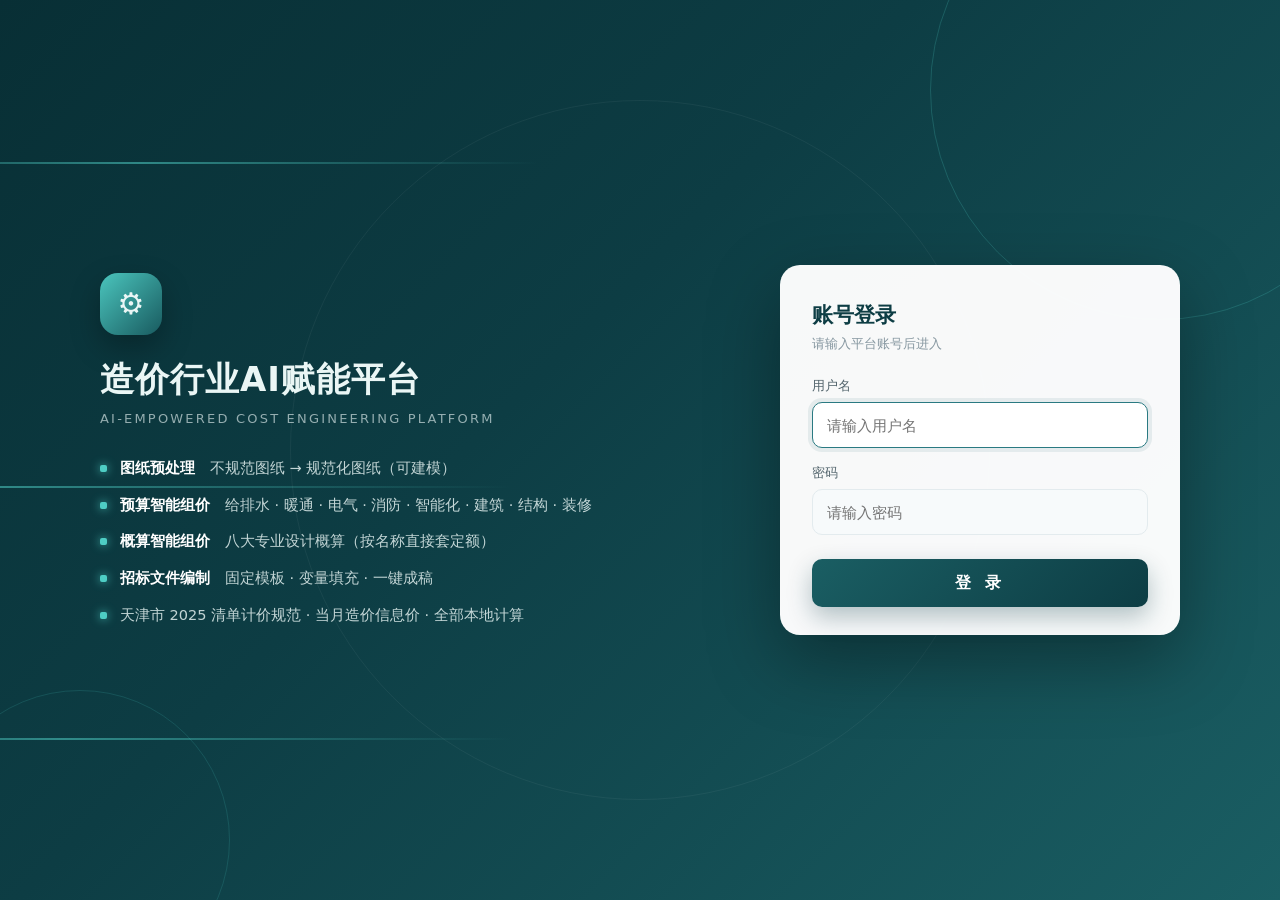
<file: index.html>
<!DOCTYPE html>
<html lang="zh-CN">
<head>
<meta charset="UTF-8">
<meta name="viewport" content="width=device-width, initial-scale=1.0">
<title>造价行业AI赋能平台</title>
<meta name="description" content="造价行业AI赋能平台：图纸预处理（不规范图纸规范化）、预算智能组价（给排水/暖通/电气/消防/智能化/建筑/结构/装修）、概算智能组价（按项目名称直接套定额）、价格数据库、招标文件智能编制，天津2025清单计价规范，全部本地计算。">
<link rel="stylesheet" href="style.css">
</head>
<body>

<!-- ============ 登录页 ============ -->
<div class="login-page" id="loginPage">
    <div class="login-deco" aria-hidden="true">
        <span class="deco-line l1"></span>
        <span class="deco-line l2"></span>
        <span class="deco-line l3"></span>
        <span class="deco-circle c1"></span>
        <span class="deco-circle c2"></span>
        <span class="deco-circle c3"></span>
    </div>

    <div class="login-wrap">
        <div class="login-brand">
            <div class="brand-icon">⚙️</div>
            <h1>造价行业AI赋能平台</h1>
            <p class="brand-sub">AI-Empowered Cost Engineering Platform</p>
            <ul class="brand-points">
                <li><b>图纸预处理</b>　不规范图纸 → 规范化图纸（可建模）</li>
                <li><b>预算智能组价</b>　给排水 · 暖通 · 电气 · 消防 · 智能化 · 建筑 · 结构 · 装修</li>
                <li><b>概算智能组价</b>　八大专业设计概算（按名称直接套定额）</li>
                <li><b>招标文件编制</b>　固定模板 · 变量填充 · 一键成稿</li>
                <li>天津市 2025 清单计价规范 · 当月造价信息价 · 全部本地计算</li>
            </ul>
        </div>

        <div class="login-card">
            <h2>账号登录</h2>
            <p class="login-tip">请输入平台账号后进入</p>
            <form id="loginForm" autocomplete="off">
                <label class="field">
                    <span>用户名</span>
                    <input type="text" id="username" placeholder="请输入用户名" autocomplete="username" required>
                </label>
                <label class="field">
                    <span>密码</span>
                    <input type="password" id="password" placeholder="请输入密码" autocomplete="current-password" required>
                </label>
                <button type="submit" class="login-btn">登 录</button>
                <div class="login-error" id="loginError"></div>
            </form>
        </div>
    </div>
</div>

<!-- ============ 主界面 ============ -->
<div class="app" id="mainPage" hidden>
    <header class="topbar">
        <div class="topbar-brand">
            <span class="topbar-icon">⚙️</span>
            <div>
                <h1>造价行业AI赋能平台</h1>
                <p>AI-Empowered Cost Engineering Platform</p>
            </div>
        </div>
        <div class="topbar-right">
            <span class="user-chip">👤 <b id="currentUser">管理员</b></span>
            <button class="logout-btn" id="logoutBtn" type="button">退出登录</button>
        </div>
    </header>

    <nav class="tabs" id="tabs">
        <button class="tab" data-board="prep" type="button">
            <span class="tab-icon">🧭</span>
            <span class="tab-text"><b>图纸预处理</b><em>不规范图纸 · 规范化输出</em></span>
        </button>
        <button class="tab active" data-board="budget" type="button">
            <span class="tab-icon">📐</span>
            <span class="tab-text"><b>预算智能组价</b><em>施工图预算 · 清单组价</em></span>
        </button>
        <button class="tab" data-board="estimate" type="button">
            <span class="tab-icon">📊</span>
            <span class="tab-text"><b>概算智能组价</b><em>设计概算 · 直接套定额</em></span>
        </button>
        <button class="tab" data-board="price" type="button">
            <span class="tab-icon">🗄️</span>
            <span class="tab-text"><b>价格数据库</b><em>询价单入库 · 关键词调用</em></span>
        </button>
        <button class="tab" data-board="doc" type="button">
            <span class="tab-icon">📄</span>
            <span class="tab-text"><b>招标文件编制</b><em>固定模板 · 一键成稿</em></span>
        </button>
    </nav>

    <main class="boards">
        <section class="board" id="board-prep">
            <div class="board-head">
                <div class="board-title">
                    <h2>图纸预处理</h2>
                    <p>面向建模与算量前的图纸整理：把不规范的施工图（图层混乱、图框不统一、轴网与标注随意、命名无规则）识别并整理为统一标准的规范化图纸，输出可直接导入建模软件的 DWG，减少翻模返工。</p>
                </div>
                <div class="board-stat" id="stat-prep"></div>
            </div>
            <div class="grid" id="grid-prep"></div>
        </section>

        <section class="board active" id="board-budget">
            <div class="board-head">
                <div class="board-title">
                    <h2>预算智能组价</h2>
                    <p>面向施工图预算与工程量清单编制，导入清单后自动套用定额子目、计取主材价，支持广联达 / 建经双格式导出。</p>
                </div>
                <div class="board-stat" id="stat-budget"></div>
            </div>
            <div class="grid" id="grid-budget"></div>
        </section>

        <section class="board" id="board-estimate">
            <div class="board-head">
                <div class="board-title">
                    <h2>概算智能组价</h2>
                    <p>面向设计概算编制：按项目名称直接套用定额与主材，不套清单编码、不生成项目特征；主材价优先天津市信息价、缺项按市场价；广联达导出为纯定额行，建经导出不含清单编码列与项目特征列。</p>
                </div>
                <div class="board-stat" id="stat-estimate"></div>
            </div>
            <div class="grid" id="grid-estimate"></div>
        </section>

        <section class="board" id="board-price">
            <div class="board-head">
                <div class="board-title">
                    <h2>价格数据库</h2>
                    <p>汇总各专业询价单，形成企业自有价格库：上传 Excel（A 序号 · B 品牌 · C 项目名称 · D 单价 · F 报价时间）并选择专业与品类即可入库；组价时按「信息价 → 数据库价 → 市场价」优先级取价，采用数据库价时标注品牌来源。</p>
                </div>
                <div class="board-stat" id="stat-price"></div>
            </div>
            <div class="grid" id="grid-price"></div>
        </section>

        <section class="board" id="board-doc">
            <div class="board-head">
                <div class="board-title">
                    <h2>招标文件智能编制</h2>
                    <p>以公司固定招标文件模板为底稿，一次录入项目信息与设计条件，自动生成完整招标文件；17 张表格、页眉页脚、分节与图片格式原样保留。</p>
                </div>
                <div class="board-stat" id="stat-doc"></div>
            </div>
            <div class="grid" id="grid-doc"></div>
        </section>
    </main>

    <footer class="foot">
        <p class="foot-note">价格依据：天津市当月造价信息 + 合理市场价格标准　·　清单定额：天津市 2025 清单计价规范　·　全部本地计算，不上传工程数据</p>
        <p class="foot-copy">造价行业AI赋能平台　v2026.11.27　2026-11-27<br><span style="font-size:12px;color:#8a9ba1">© 2026 李冠亚　保留所有权利｜唯一官方入口：<a href="https://liguanya.github.io/jidian-list-system/" target="_blank" rel="noopener" style="color:#2e8b8b;text-decoration:none">liguanya.github.io/jidian-list-system</a>｜本平台代码、规则与价格数据为原创成果，未经许可不得复制、镜像或二次分发</span></p>
    </footer>
</div>

<div class="frame-layer" id="frameLayer">
    <div class="frame-bar">
        <button class="frame-back" id="frameBack" type="button">← 返回平台</button>
        <span class="frame-name" id="frameName"></span>
        <a class="frame-open" id="frameOpen" href="#" target="_blank" rel="noopener">在新窗口打开 ↗</a>
    </div>
    <iframe id="frameBody" title="专业组价系统"></iframe>
</div>

<div class="toast" id="toast"></div>

<script src="app.js?v=20261127"></script>
</body>
</html>
</file>
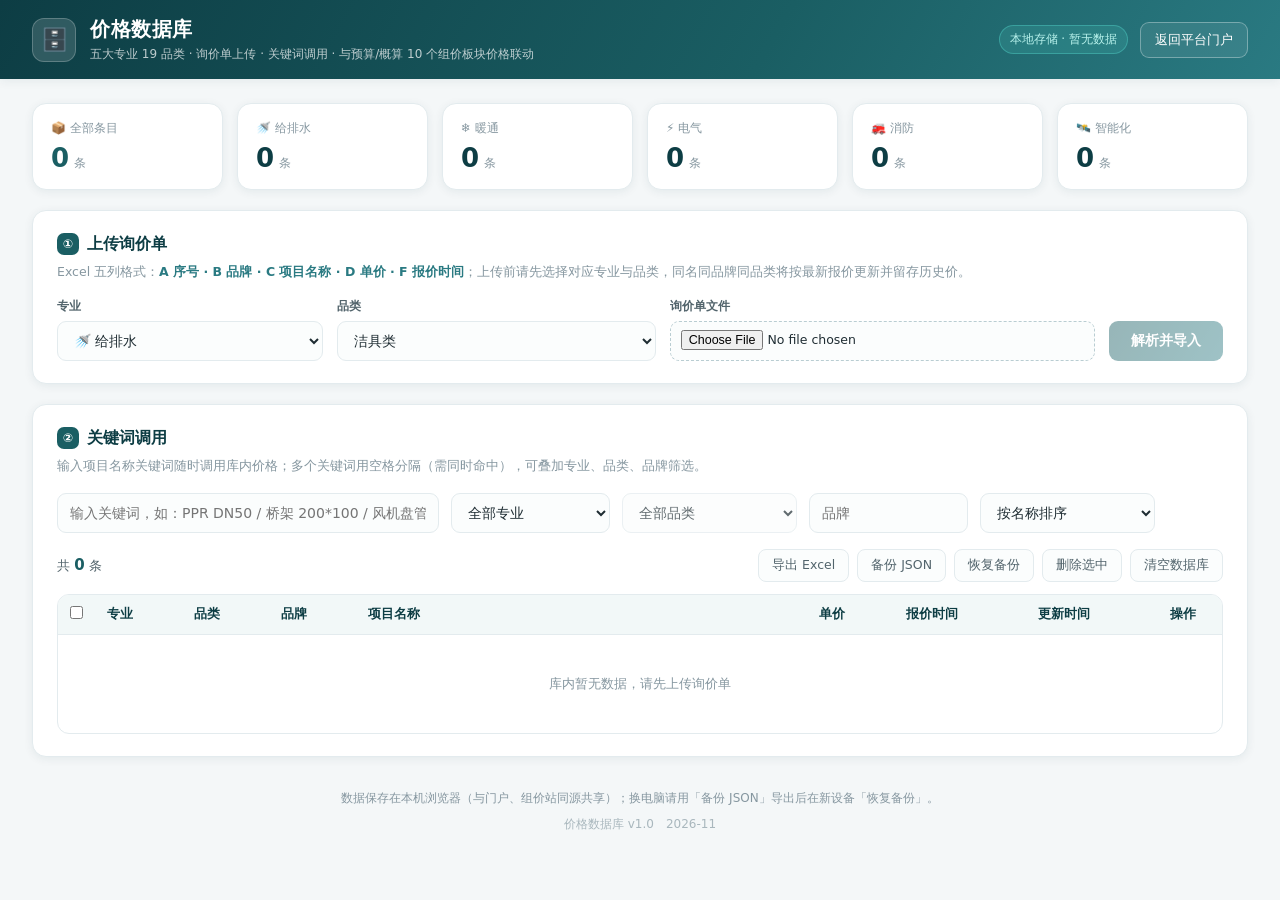
<file: price-db/index.html>
<!DOCTYPE html>
<html lang="zh-CN">
<head>
<meta charset="UTF-8">
<meta name="viewport" content="width=device-width, initial-scale=1.0">
<title>价格数据库 · 造价行业AI赋能平台</title>
<meta name="description" content="造价行业AI赋能平台价格数据库：五大专业19品类询价单上传、关键词调用，与预算/概算十大组价板块价格联动。">
<link rel="stylesheet" href="css/style.css">
</head>
<body>

<header class="topbar">
    <div class="brand">
        <div class="logo">🗄️</div>
        <div class="brand-text">
            <h1>价格数据库</h1>
            <p>五大专业 19 品类 · 询价单上传 · 关键词调用 · 与预算/概算 10 个组价板块价格联动</p>
        </div>
    </div>
    <div class="top-actions">
        <span class="store-tip" id="storeTip">本地存储</span>
        <a class="btn-ghost" href="https://liguanya.github.io/jidian-list-system/" target="_blank" rel="noopener">返回平台门户</a>
    </div>
</header>

<main class="wrap">

    <!-- 概览 -->
    <section class="stats" id="stats"></section>

    <!-- 上传 -->
    <section class="card">
        <div class="card-head">
            <h2><span class="idx">①</span>上传询价单</h2>
            <p>Excel 五列格式：<b>A 序号 · B 品牌 · C 项目名称 · D 单价 · F 报价时间</b>；上传前请先选择对应专业与品类，同名同品牌同品类将按最新报价更新并留存历史价。</p>
        </div>
        <div class="upload-grid">
            <label class="field">
                <span>专业</span>
                <select id="upProf"></select>
            </label>
            <label class="field">
                <span>品类</span>
                <select id="upCat"></select>
            </label>
            <label class="field file-field">
                <span>询价单文件</span>
                <input type="file" id="upFile" accept=".xlsx,.xls,.csv">
            </label>
            <button class="btn-primary" id="upBtn" disabled>解析并导入</button>
        </div>
        <div class="msg" id="upMsg"></div>
        <div class="preview" id="upPreview"></div>
    </section>

    <!-- 查询 -->
    <section class="card">
        <div class="card-head">
            <h2><span class="idx">②</span>关键词调用</h2>
            <p>输入项目名称关键词随时调用库内价格；多个关键词用空格分隔（需同时命中），可叠加专业、品类、品牌筛选。</p>
        </div>
        <div class="search-row">
            <input type="text" id="q" placeholder="输入关键词，如：PPR DN50 / 桥架 200*100 / 风机盘管 / 配电箱">
            <select id="fProf"></select>
            <select id="fCat"></select>
            <input type="text" id="fBrand" placeholder="品牌">
            <select id="sort">
                <option value="name">按名称排序</option>
                <option value="price">按单价升序</option>
                <option value="date">按报价时间</option>
            </select>
            <button class="btn-ghost" id="resetBtn">重置</button>
        </div>

        <div class="toolbar">
            <span class="count" id="count">共 0 条</span>
            <div class="tools">
                <button class="btn-line" id="exportXlsx">导出 Excel</button>
                <button class="btn-line" id="exportJson">备份 JSON</button>
                <button class="btn-line" id="importJson">恢复备份</button>
                <button class="btn-line danger" id="delSel">删除选中</button>
                <button class="btn-line danger" id="clearAll">清空数据库</button>
            </div>
        </div>

        <div class="table-wrap">
            <table id="list">
                <thead>
                    <tr>
                        <th class="col-ck"><input type="checkbox" id="ckAll"></th>
                        <th>专业</th>
                        <th>品类</th>
                        <th>品牌</th>
                        <th class="col-name">项目名称</th>
                        <th class="num">单价</th>
                        <th>报价时间</th>
                        <th>更新时间</th>
                        <th class="col-op">操作</th>
                    </tr>
                </thead>
                <tbody id="tbody"></tbody>
            </table>
            <div class="empty" id="empty">库内暂无数据，请先上传询价单</div>
        </div>
    </section>

    <footer class="foot">
        <p>数据保存在本机浏览器（与门户、组价站同源共享）；换电脑请用「备份 JSON」导出后在新设备「恢复备份」。</p>
        <p class="foot-ver">价格数据库 v1.0　2026-11</p>
    </footer>
</main>

<input type="file" id="jsonFile" accept=".json" hidden>

<script src="js/db.js?v=20261113d"></script>
<script src="js/app.js?v=20261113d"></script>
<script src="js/xlsx.full.min.js"></script>
</body>
</html>
</file>
<file: style.css>
/* ===================== 基础变量 ===================== */
:root {
    --primary: #1a5e63;
    --primary-dark: #0d3d44;
    --primary-light: #2a7a82;
    --accent: #4ecdc4;
    --ink: #1f2d33;
    --ink-2: #52646c;
    --ink-3: #8697a0;
    --line: #e3ebee;
    --bg: #f4f7f8;
    --white: #fff;
    --ok: #2e9e6b;
    --warn: #d98829;
    --shadow-sm: 0 2px 10px rgba(13, 61, 68, .07);
    --shadow: 0 8px 26px rgba(13, 61, 68, .10);
    --shadow-lg: 0 18px 46px rgba(13, 61, 68, .16);
    --radius: 14px;
    --radius-lg: 20px;
    --tr: all .25s cubic-bezier(.4, 0, .2, 1);
}

* { margin: 0; padding: 0; box-sizing: border-box; }

body {
    font-family: 'PingFang SC', 'Microsoft YaHei', 'Segoe UI', system-ui, sans-serif;
    background: var(--bg);
    color: var(--ink);
    min-height: 100vh;
    -webkit-font-smoothing: antialiased;
}

button { font-family: inherit; cursor: pointer; border: none; background: none; }
a { color: inherit; text-decoration: none; }
ul { list-style: none; }

/* ===================== 登录页 ===================== */
.login-page {
    position: fixed;
    inset: 0;
    display: flex;
    align-items: center;
    justify-content: center;
    padding: 32px 24px;
    background: linear-gradient(135deg, #082f35 0%, #0d3d44 42%, #1a5e63 100%);
    overflow: auto;
    z-index: 50;
}
.login-page.hide { display: none; }

/* 背景装饰 */
.login-deco { position: absolute; inset: 0; overflow: hidden; pointer-events: none; }
.deco-line {
    position: absolute;
    background: linear-gradient(90deg, transparent, rgba(78, 205, 196, .55), transparent);
    height: 2px;
    width: 62%;
    animation: flow 9s linear infinite;
}
.deco-line.l1 { top: 18%; left: -20%; animation-delay: 0s; }
.deco-line.l2 { top: 54%; left: -40%; width: 80%; animation-delay: 2.4s; }
.deco-line.l3 { top: 82%; left: -30%; width: 70%; animation-delay: 4.8s; }
@keyframes flow {
    0%   { transform: translateX(0); opacity: 0; }
    12%  { opacity: .9; }
    88%  { opacity: .9; }
    100% { transform: translateX(120%); opacity: 0; }
}
.deco-circle {
    position: absolute;
    border-radius: 50%;
    border: 1px solid rgba(78, 205, 196, .22);
}
.deco-circle.c1 { width: 460px; height: 460px; top: -140px; right: -110px; }
.deco-circle.c2 { width: 300px; height: 300px; bottom: -90px; left: -70px; border-color: rgba(78, 205, 196, .16); }
.deco-circle.c3 { width: 700px; height: 700px; top: 50%; left: 50%; transform: translate(-50%, -50%); border-color: rgba(255, 255, 255, .05); }

.login-wrap {
    position: relative;
    z-index: 2;
    display: grid;
    grid-template-columns: minmax(0, 1fr) 400px;
    gap: 56px;
    align-items: center;
    width: 100%;
    max-width: 1080px;
}

.login-brand { color: #eaf6f5; }
.brand-icon {
    width: 62px; height: 62px;
    display: flex; align-items: center; justify-content: center;
    font-size: 30px;
    border-radius: 18px;
    background: linear-gradient(135deg, rgba(78, 205, 196, .95), rgba(26, 94, 99, .9));
    box-shadow: 0 12px 30px rgba(0, 0, 0, .28);
    margin-bottom: 22px;
}
.login-brand h1 {
    font-size: 34px;
    line-height: 1.3;
    letter-spacing: 1px;
    font-weight: 700;
    margin-bottom: 10px;
}
.brand-sub {
    font-size: 13px;
    letter-spacing: 2.2px;
    text-transform: uppercase;
    color: rgba(234, 246, 245, .62);
    margin-bottom: 30px;
}
.brand-points { display: grid; gap: 12px; }
.brand-points li {
    position: relative;
    padding-left: 20px;
    font-size: 14.5px;
    color: rgba(234, 246, 245, .82);
    line-height: 1.7;
}
.brand-points li::before {
    content: '';
    position: absolute;
    left: 0; top: 9px;
    width: 7px; height: 7px;
    border-radius: 2px;
    background: var(--accent);
    box-shadow: 0 0 10px rgba(78, 205, 196, .9);
}
.brand-points b { color: #fff; font-weight: 600; }

/* 登录卡片 */
.login-card {
    background: rgba(255, 255, 255, .97);
    border-radius: var(--radius-lg);
    padding: 36px 32px 28px;
    box-shadow: 0 26px 70px rgba(0, 0, 0, .34);
}
.login-card h2 { font-size: 21px; color: var(--primary-dark); margin-bottom: 6px; }
.login-tip { font-size: 13px; color: var(--ink-3); margin-bottom: 24px; }

.field { display: block; margin-bottom: 16px; }
.field span {
    display: block;
    font-size: 13px;
    color: var(--ink-2);
    margin-bottom: 7px;
    font-weight: 500;
}
.field input {
    width: 100%;
    height: 46px;
    padding: 0 14px;
    font-size: 15px;
    color: var(--ink);
    background: #f7fafb;
    border: 1.5px solid var(--line);
    border-radius: 10px;
    transition: var(--tr);
    outline: none;
}
.field input:focus {
    border-color: var(--primary-light);
    background: #fff;
    box-shadow: 0 0 0 4px rgba(26, 94, 99, .09);
}

.login-btn {
    width: 100%;
    height: 48px;
    margin-top: 8px;
    font-size: 16px;
    font-weight: 600;
    letter-spacing: 4px;
    color: #fff;
    border-radius: 10px;
    background: linear-gradient(135deg, var(--primary) 0%, var(--primary-dark) 100%);
    box-shadow: 0 10px 24px rgba(13, 61, 68, .3);
    transition: var(--tr);
}
.login-btn:hover { transform: translateY(-2px); box-shadow: 0 14px 30px rgba(13, 61, 68, .38); }
.login-btn:active { transform: translateY(0); }

.login-error {
    height: 0;
    overflow: hidden;
    font-size: 13px;
    color: #d64545;
    text-align: center;
    transition: var(--tr);
}
.login-error.show { height: 24px; padding-top: 8px; }
.shake { animation: shake .38s ease; }
@keyframes shake {
    0%, 100% { transform: translateX(0); }
    22% { transform: translateX(-8px); }
    55% { transform: translateX(7px); }
    80% { transform: translateX(-4px); }
}

/* ===================== 主界面 ===================== */
.app {
    min-height: 100vh;
    display: flex;
    flex-direction: column;
    background:
        radial-gradient(1100px 420px at 12% -8%, rgba(78, 205, 196, .10), transparent 60%),
        var(--bg);
}
.app[hidden] { display: none; }

.topbar {
    display: flex;
    align-items: center;
    justify-content: space-between;
    gap: 20px;
    padding: 14px 32px;
    background: linear-gradient(135deg, var(--primary-dark) 0%, var(--primary) 100%);
    box-shadow: 0 4px 20px rgba(13, 61, 68, .22);
    position: sticky;
    top: 0;
    z-index: 20;
}
.topbar-brand { display: flex; align-items: center; gap: 14px; min-width: 0; }
.topbar-icon {
    width: 42px; height: 42px;
    flex: 0 0 42px;
    display: flex; align-items: center; justify-content: center;
    font-size: 21px;
    border-radius: 12px;
    background: rgba(255, 255, 255, .12);
    border: 1px solid rgba(255, 255, 255, .18);
}
.topbar-brand h1 { font-size: 18px; font-weight: 600; color: #fff; letter-spacing: .5px; }
.topbar-brand p {
    font-size: 11px;
    letter-spacing: 1.6px;
    text-transform: uppercase;
    color: rgba(255, 255, 255, .55);
    margin-top: 2px;
}
.topbar-right { display: flex; align-items: center; gap: 12px; }
.user-chip {
    font-size: 13px;
    color: rgba(255, 255, 255, .88);
    background: rgba(255, 255, 255, .12);
    border: 1px solid rgba(255, 255, 255, .16);
    padding: 7px 14px;
    border-radius: 999px;
}
.user-chip b { font-weight: 600; }
.logout-btn {
    font-size: 13px;
    color: #fff;
    padding: 8px 16px;
    border-radius: 999px;
    border: 1px solid rgba(255, 255, 255, .32);
    transition: var(--tr);
}
.logout-btn:hover { background: rgba(255, 255, 255, .16); }

/* 板块 Tab */
.tabs {
    display: flex;
    flex-wrap: wrap;
    gap: 10px;
    padding: 26px 32px 0;
    max-width: 1320px;
    width: 100%;
    margin: 0 auto;
}
.tab {
    display: flex;
    align-items: center;
    gap: 10px;
    padding: 13px 18px;
    border-radius: 14px 14px 0 0;
    background: rgba(255, 255, 255, .62);
    border: 1px solid transparent;
    border-bottom: none;
    color: var(--ink-2);
    transition: var(--tr);
}
.tab-icon { font-size: 20px; }
.tab-text { display: flex; flex-direction: column; align-items: flex-start; gap: 2px; }
.tab-text b { font-size: 15.5px; font-weight: 600; }
.tab-text em { font-size: 12px; font-style: normal; color: var(--ink-3); }
.tab:hover { background: rgba(255, 255, 255, .88); }
.tab.active {
    background: #fff;
    color: var(--primary-dark);
    box-shadow: 0 -3px 16px rgba(13, 61, 68, .07);
    border-color: var(--line);
}
.tab.active .tab-text em { color: var(--primary-light); }

/* 板块区 */
.boards {
    flex: 1;
    max-width: 1320px;
    width: 100%;
    margin: 0 auto;
    padding: 0 32px 40px;
}
.board {
    display: none;
    background: #fff;
    border: 1px solid var(--line);
    border-radius: 0 var(--radius-lg) var(--radius-lg) var(--radius-lg);
    padding: 28px 30px 34px;
    box-shadow: var(--shadow-sm);
}
.board.active { display: block; animation: fadeUp .32s ease; }
@keyframes fadeUp {
    from { opacity: 0; transform: translateY(10px); }
    to { opacity: 1; transform: translateY(0); }
}

.board-head {
    display: flex;
    align-items: flex-end;
    justify-content: space-between;
    gap: 24px;
    padding-bottom: 20px;
    border-bottom: 1px solid var(--line);
    margin-bottom: 26px;
}
.board-title h2 {
    font-size: 20px;
    color: var(--primary-dark);
    margin-bottom: 8px;
    display: flex;
    align-items: center;
    gap: 10px;
}
.board-title h2::before {
    content: '';
    width: 5px; height: 20px;
    border-radius: 3px;
    background: linear-gradient(180deg, var(--accent), var(--primary));
}
.board-title p { font-size: 13.5px; color: var(--ink-2); line-height: 1.75; max-width: 760px; }
.board-stat { display: flex; gap: 10px; flex: 0 0 auto; }
.stat-pill {
    font-size: 12.5px;
    color: var(--ink-2);
    background: #f2f7f8;
    border: 1px solid var(--line);
    border-radius: 999px;
    padding: 7px 14px;
    white-space: nowrap;
}
.stat-pill b { color: var(--primary); font-weight: 700; }

/* 卡片网格 */
.grid {
    display: grid;
    grid-template-columns: repeat(auto-fill, minmax(288px, 1fr));
    gap: 20px;
}

.card {
    position: relative;
    display: flex;
    flex-direction: column;
    gap: 12px;
    padding: 22px 22px 20px;
    background: #fff;
    border: 1px solid var(--line);
    border-radius: var(--radius);
    box-shadow: var(--shadow-sm);
    overflow: hidden;
    transition: var(--tr);
}
.card::before {
    content: '';
    position: absolute;
    left: 0; top: 0; bottom: 0;
    width: 4px;
    background: var(--prof, var(--primary));
    opacity: .9;
}
.card::after {
    content: '';
    position: absolute;
    right: -60px; top: -60px;
    width: 160px; height: 160px;
    border-radius: 50%;
    background: radial-gradient(circle, var(--prof-soft, #eef6f7), transparent 70%);
    opacity: 0;
    transition: var(--tr);
}
.card.online:hover {
    transform: translateY(-5px);
    box-shadow: var(--shadow-lg);
    border-color: var(--prof, var(--primary));
}
.card.online:hover::after { opacity: 1; }

.card-top { display: flex; align-items: flex-start; justify-content: space-between; gap: 12px; }
.card-icon {
    width: 46px; height: 46px;
    flex: 0 0 46px;
    display: flex; align-items: center; justify-content: center;
    font-size: 23px;
    border-radius: 13px;
    background: var(--prof-soft, #eef6f7);
    border: 1px solid var(--prof-line, #d6e6e8);
}
.badge {
    font-size: 11.5px;
    padding: 4px 11px;
    border-radius: 999px;
    white-space: nowrap;
    font-weight: 500;
}
.badge-online { color: #1f7a52; background: #e8f7ef; border: 1px solid #c6ebd8; }
.badge-building { color: #9a6a1d; background: #fdf4e4; border: 1px solid #f3e2c4; }

.card h3 {
    font-size: 16px;
    color: var(--ink);
    font-weight: 600;
    line-height: 1.45;
}
.card .desc {
    font-size: 13px;
    line-height: 1.75;
    color: var(--ink-2);
    min-height: 44px;
}
.chips { display: flex; flex-wrap: wrap; gap: 6px; }
.chips li {
    font-size: 11.5px;
    color: var(--ink-3);
    background: #f5f8f9;
    border: 1px solid var(--line);
    border-radius: 6px;
    padding: 3px 8px;
}
.card-btn {
    margin-top: auto;
    height: 40px;
    border-radius: 10px;
    font-size: 14px;
    font-weight: 500;
    color: #fff;
    background: linear-gradient(135deg, var(--prof, var(--primary)), var(--prof-dark, var(--primary-dark)));
    transition: var(--tr);
    display: flex;
    align-items: center;
    justify-content: center;
    gap: 6px;
}
.card-btn:hover { filter: brightness(1.07); box-shadow: 0 8px 20px var(--prof-glow, rgba(26, 94, 99, .3)); }
.card-btn.ghost {
    color: var(--ink-3);
    background: #f4f7f8;
    border: 1px dashed #cfdbe0;
    cursor: not-allowed;
    font-weight: 400;
}
.card-btn.ghost:hover { filter: none; box-shadow: none; }

.card.building { background: #fcfdfd; }
.card.building h3 { color: var(--ink-2); }

/* 页脚 */
.foot {
    max-width: 1320px;
    width: 100%;
    margin: 0 auto;
    padding: 0 32px 34px;
    color: var(--ink-3);
    font-size: 12.5px;
    line-height: 1.9;
}
.foot-note { padding-top: 14px; border-top: 1px solid var(--line); margin-bottom: 4px; }
.foot-copy { color: #a9b7bd; }

/* Toast */
.toast {
    position: fixed;
    left: 50%;
    bottom: 42px;
    transform: translate(-50%, 24px);
    max-width: 90vw;
    padding: 13px 22px;
    border-radius: 12px;
    background: rgba(16, 42, 48, .94);
    color: #eaf6f5;
    font-size: 13.5px;
    box-shadow: 0 16px 40px rgba(0, 0, 0, .3);
    opacity: 0;
    pointer-events: none;
    transition: var(--tr);
    z-index: 99;
}
.toast.show { opacity: 1; transform: translate(-50%, 0); }

/* ===================== 响应式 ===================== */
@media (max-width: 980px) {
    .login-wrap { grid-template-columns: 1fr; gap: 30px; max-width: 460px; }
    .login-brand { text-align: center; }
    .brand-icon { margin: 0 auto 18px; }
    .login-brand h1 { font-size: 26px; }
    .brand-points { display: none; }
    .tabs { padding: 18px 18px 0; flex-direction: column; gap: 8px; }
    .tab { border-radius: 12px; border-bottom: 1px solid var(--line); }
    .boards { padding: 0 18px 30px; }
    .board { border-radius: var(--radius-lg); padding: 20px 18px 26px; }
    .board-head { flex-direction: column; align-items: flex-start; gap: 14px; }
    .topbar { padding: 12px 18px; }
    .topbar-brand h1 { font-size: 15.5px; }
    .topbar-brand p { display: none; }
    .user-chip { display: none; }
    .foot { padding: 0 18px 28px; }
    .grid { grid-template-columns: 1fr; }
}

@media (max-width: 420px) {
    .login-card { padding: 28px 20px 22px; }
    .card .desc { min-height: 0; }
}

/* ===== 平台内嵌页（iframe） ===== */
.frame-layer{position:fixed;inset:0;z-index:900;background:#f4f7f6;display:none;flex-direction:column}
.frame-layer.show{display:flex}
.frame-bar{height:52px;flex:0 0 52px;display:flex;align-items:center;gap:14px;padding:0 18px;
  background:#0f5c4d;color:#fff;box-shadow:0 2px 10px rgba(0,0,0,.15)}
.frame-back{background:rgba(255,255,255,.14);color:#fff;border:0;border-radius:8px;padding:7px 14px;
  font-size:13px;cursor:pointer;transition:background .18s}
.frame-back:hover{background:rgba(255,255,255,.26)}
.frame-name{flex:1;font-size:14px;font-weight:600;letter-spacing:.5px}
.frame-open{color:#c9f2e6;font-size:12.5px;text-decoration:none}
.frame-open:hover{text-decoration:underline}
.frame-layer iframe{flex:1;width:100%;border:0;background:#fff}
</file>
<file: price-db/css/style.css>
/* ===================== 基础 ===================== */
:root {
    --primary: #1a5e63;
    --primary-dark: #0d3d44;
    --primary-light: #2a7a82;
    --accent: #4ecdc4;
    --ink: #1f2d33;
    --ink-2: #52646c;
    --ink-3: #8697a0;
    --line: #e3ebee;
    --bg: #f4f7f8;
    --white: #fff;
    --ok: #2e9e6b;
    --warn: #d98829;
    --danger: #c0392b;
    --shadow-sm: 0 2px 10px rgba(13, 61, 68, .07);
    --shadow: 0 8px 26px rgba(13, 61, 68, .10);
    --radius: 14px;
    --tr: all .22s cubic-bezier(.4, 0, .2, 1);
}
* { margin: 0; padding: 0; box-sizing: border-box; }
body {
    font-family: 'PingFang SC', 'Microsoft YaHei', 'Segoe UI', system-ui, sans-serif;
    background: var(--bg); color: var(--ink); min-height: 100vh;
    -webkit-font-smoothing: antialiased; font-size: 14px;
}
button { font-family: inherit; cursor: pointer; border: none; background: none; }
a { color: inherit; text-decoration: none; }
input, select { font-family: inherit; font-size: 14px; color: var(--ink); }

/* ===================== 顶栏 ===================== */
.topbar {
    display: flex; align-items: center; justify-content: space-between; gap: 20px;
    padding: 16px 32px;
    background: linear-gradient(120deg, var(--primary-dark), var(--primary) 60%, var(--primary-light));
    color: #fff; box-shadow: var(--shadow-sm);
    position: sticky; top: 0; z-index: 20;
}
.brand { display: flex; align-items: center; gap: 14px; }
.logo {
    width: 44px; height: 44px; border-radius: 12px;
    display: grid; place-items: center; font-size: 22px;
    background: rgba(255, 255, 255, .14); border: 1px solid rgba(255, 255, 255, .22);
}
.brand-text h1 { font-size: 20px; font-weight: 700; letter-spacing: .5px; }
.brand-text p { font-size: 12px; color: rgba(255, 255, 255, .72); margin-top: 3px; }
.top-actions { display: flex; align-items: center; gap: 12px; }
.store-tip {
    font-size: 12px; padding: 5px 10px; border-radius: 20px;
    background: rgba(78, 205, 196, .18); border: 1px solid rgba(78, 205, 196, .45);
    color: #b8f2ec;
}
.btn-ghost {
    font-size: 13px; padding: 8px 14px; border-radius: 9px;
    border: 1px solid rgba(255, 255, 255, .32); color: #fff;
    background: rgba(255, 255, 255, .08); transition: var(--tr);
}
.btn-ghost:hover { background: rgba(255, 255, 255, .18); }

/* ===================== 布局 ===================== */
.wrap { max-width: 1440px; margin: 0 auto; padding: 24px 32px 40px; }
.card {
    background: var(--white); border-radius: var(--radius); box-shadow: var(--shadow-sm);
    padding: 22px 24px; margin-bottom: 20px; border: 1px solid var(--line);
}
.card-head { margin-bottom: 16px; }
.card-head h2 { font-size: 16px; font-weight: 700; color: var(--primary-dark); display: flex; align-items: center; gap: 8px; }
.card-head .idx {
    display: inline-grid; place-items: center; width: 22px; height: 22px;
    border-radius: 7px; background: var(--primary); color: #fff; font-size: 12px; font-weight: 600;
}
.card-head p { font-size: 12.5px; color: var(--ink-3); line-height: 1.7; margin-top: 6px; }
.card-head b { color: var(--primary-light); }

/* ===================== 统计 ===================== */
.stats { display: grid; grid-template-columns: repeat(6, 1fr); gap: 14px; margin-bottom: 20px; }
.stat {
    background: var(--white); border: 1px solid var(--line); border-radius: var(--radius);
    padding: 16px 18px; box-shadow: var(--shadow-sm); transition: var(--tr); cursor: pointer;
}
.stat:hover { transform: translateY(-2px); box-shadow: var(--shadow); }
.stat.active { border-color: var(--accent); box-shadow: 0 0 0 2px rgba(78, 205, 196, .28); }
.stat .k { font-size: 12px; color: var(--ink-3); display: flex; align-items: center; gap: 6px; }
.stat .v { font-size: 26px; font-weight: 700; color: var(--primary-dark); margin-top: 6px; letter-spacing: .5px; }
.stat .v small { font-size: 12px; font-weight: 400; color: var(--ink-3); margin-left: 4px; }
.stat.total .v { color: var(--primary); }

/* ===================== 上传 ===================== */
.upload-grid {
    display: grid; grid-template-columns: 1fr 1.2fr 1.6fr auto; gap: 14px; align-items: end;
}
.field { display: flex; flex-direction: column; gap: 6px; }
.field > span { font-size: 12px; color: var(--ink-2); font-weight: 600; }
.field select, .field input[type=text] {
    height: 40px; border: 1px solid var(--line); border-radius: 9px; padding: 0 12px;
    background: #fbfdfd; transition: var(--tr); width: 100%;
}
.field select:focus, .field input:focus, .search-row input:focus, .search-row select:focus {
    outline: none; border-color: var(--accent); box-shadow: 0 0 0 3px rgba(78, 205, 196, .18);
}
.file-field input[type=file] {
    height: 40px; border: 1px dashed #b9cdd2; border-radius: 9px; padding: 8px 10px;
    background: #fbfdfd; font-size: 12.5px; width: 100%;
}
.btn-primary {
    height: 40px; padding: 0 22px; border-radius: 9px; font-size: 14px; font-weight: 600;
    color: #fff; background: linear-gradient(120deg, var(--primary), var(--primary-light));
    box-shadow: 0 6px 16px rgba(26, 94, 99, .22); transition: var(--tr); white-space: nowrap;
}
.btn-primary:hover:not(:disabled) { transform: translateY(-1px); box-shadow: 0 10px 22px rgba(26, 94, 99, .3); }
.btn-primary:disabled { opacity: .45; cursor: not-allowed; box-shadow: none; }

.msg { margin-top: 12px; font-size: 13px; line-height: 1.7; display: none; padding: 10px 14px; border-radius: 9px; }
.msg.show { display: block; }
.msg.ok { background: #eef9f3; color: #1f7a52; border: 1px solid #cfeadd; }
.msg.warn { background: #fdf6e9; color: #96601a; border: 1px solid #f3e3c4; }
.msg.err { background: #fdeeec; color: #a03225; border: 1px solid #f5d3ce; }

.preview { margin-top: 14px; display: none; }
.preview.show { display: block; }
.preview table { width: 100%; border-collapse: collapse; font-size: 12.5px; }
.preview th, .preview td { border: 1px solid var(--line); padding: 7px 10px; text-align: left; }
.preview th { background: #f2f8f8; color: var(--primary-dark); font-weight: 600; }
.preview .more { font-size: 12px; color: var(--ink-3); margin-top: 8px; }

/* ===================== 查询 ===================== */
.search-row { display: grid; grid-template-columns: 2.4fr 1fr 1.1fr 1fr 1.1fr auto; gap: 12px; }
.search-row input, .search-row select {
    height: 40px; border: 1px solid var(--line); border-radius: 9px; padding: 0 12px; background: #fbfdfd; width: 100%;
}
.toolbar {
    display: flex; align-items: center; justify-content: space-between; gap: 12px;
    margin: 16px 0 12px; flex-wrap: wrap;
}
.count { font-size: 13px; color: var(--ink-2); }
.count b { color: var(--primary); font-size: 15px; }
.tools { display: flex; gap: 8px; flex-wrap: wrap; }
.btn-line {
    font-size: 12.5px; padding: 7px 13px; border-radius: 8px;
    border: 1px solid var(--line); background: #fbfdfd; color: var(--ink-2); transition: var(--tr);
}
.btn-line:hover { border-color: var(--accent); color: var(--primary); background: #f2fbfa; }
.btn-line.danger:hover { border-color: #e8b4ad; color: var(--danger); background: #fdf3f1; }

/* ===================== 表格 ===================== */
.table-wrap { border: 1px solid var(--line); border-radius: 12px; overflow: auto; max-height: 620px; }
table#list { width: 100%; border-collapse: collapse; font-size: 13px; }
table#list thead th {
    position: sticky; top: 0; z-index: 2;
    background: #f2f8f8; color: var(--primary-dark); font-weight: 600; font-size: 12.5px;
    padding: 11px 12px; text-align: left; border-bottom: 1px solid var(--line); white-space: nowrap;
}
table#list tbody td { padding: 10px 12px; border-bottom: 1px solid #f1f5f6; vertical-align: middle; }
table#list tbody tr:hover { background: #f8fcfc; }
table#list tbody tr:last-child td { border-bottom: none; }
.col-ck { width: 36px; }
.col-name { min-width: 260px; }
.num { text-align: right; }
table#list td.num { text-align: right; font-variant-numeric: tabular-nums; font-weight: 600; color: var(--primary-dark); }
.col-op { width: 64px; }
.tag {
    display: inline-block; font-size: 11px; padding: 3px 8px; border-radius: 20px;
    background: #eef6f7; color: var(--primary-light); white-space: nowrap;
}
.tag.cat { background: #f3f0fa; color: #6b52a3; }
.brand-cell { color: var(--ink-2); }
.time-cell { color: var(--ink-3); font-size: 12px; white-space: nowrap; }
.op-del { font-size: 12px; color: var(--danger); padding: 4px 8px; border-radius: 6px; }
.op-del:hover { background: #fdf0ee; }
.empty { padding: 40px; text-align: center; color: var(--ink-3); font-size: 13px; display: none; }
.empty.show { display: block; }

/* ===================== 页脚 ===================== */
.foot { text-align: center; color: var(--ink-3); font-size: 12px; line-height: 1.9; padding: 10px 0 0; }
.foot-ver { margin-top: 4px; color: #a9b7bd; }

@media (max-width: 1180px) {
    .stats { grid-template-columns: repeat(3, 1fr); }
    .upload-grid { grid-template-columns: 1fr 1fr; }
    .search-row { grid-template-columns: 1fr 1fr 1fr; }
}
@media (max-width: 720px) {
    .wrap { padding: 16px; }
    .topbar { padding: 12px 16px; flex-wrap: wrap; }
    .stats { grid-template-columns: repeat(2, 1fr); }
    .upload-grid, .search-row { grid-template-columns: 1fr; }
}
</file>
